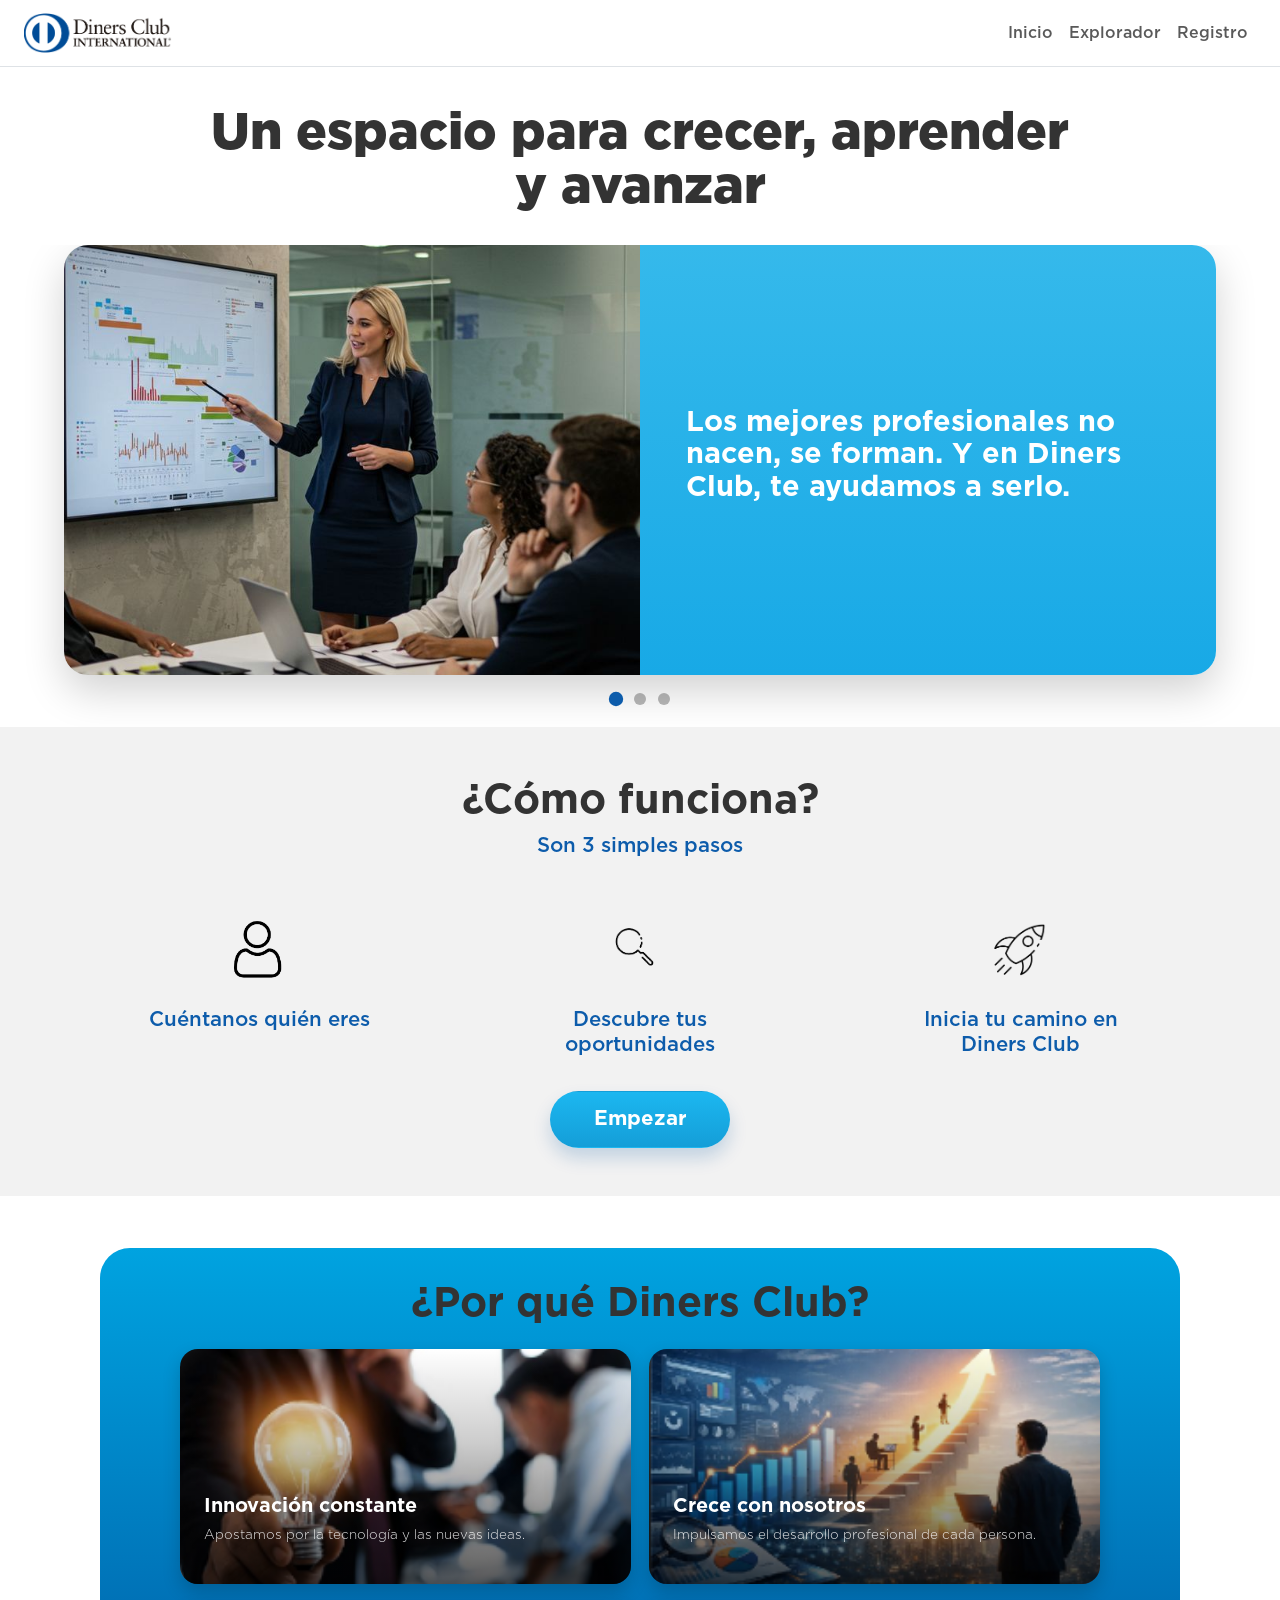
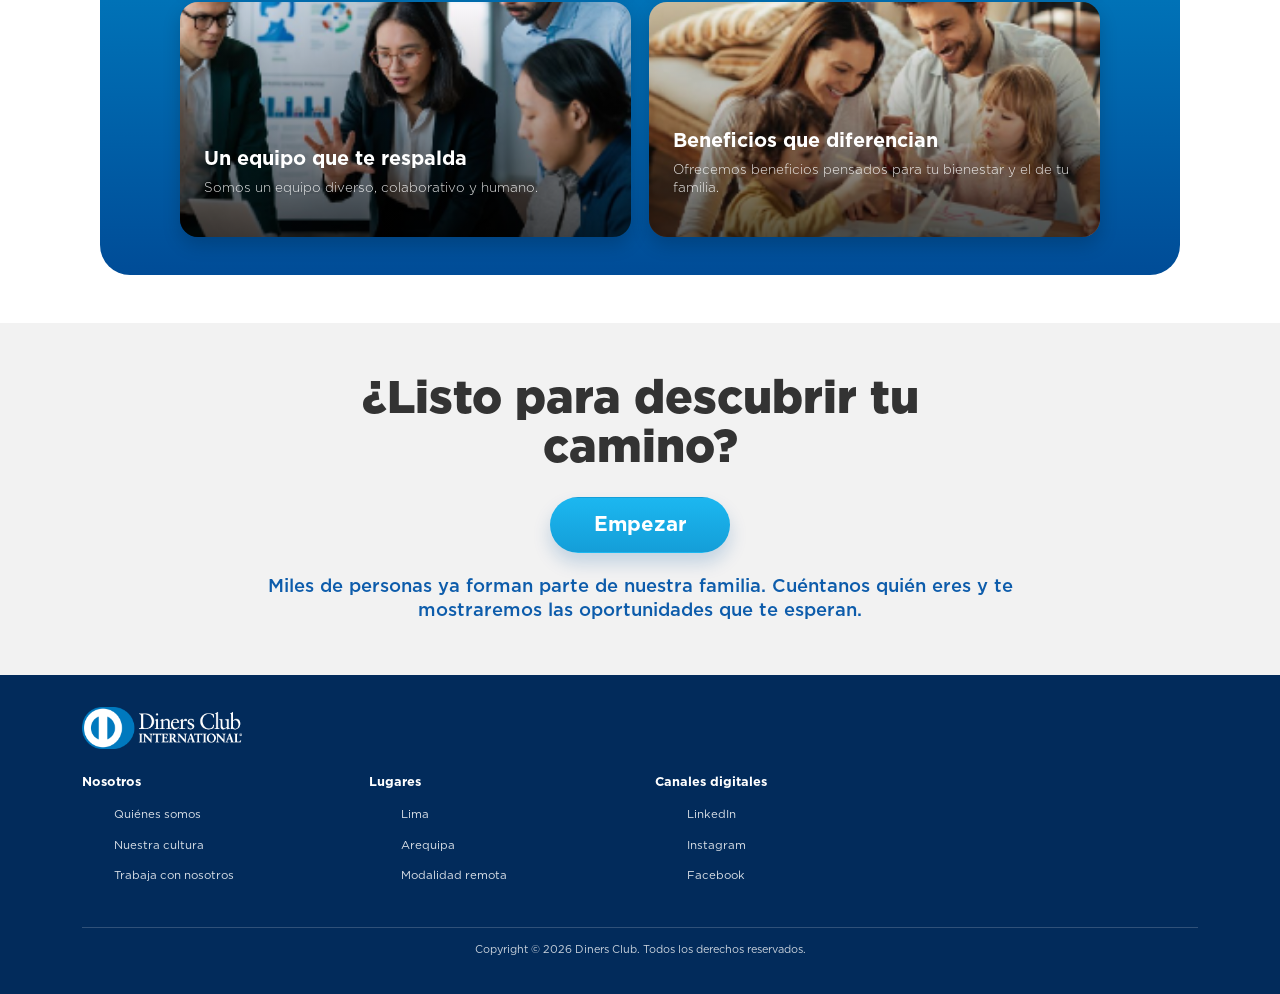
<file: index.html>
<!DOCTYPE html>
<html lang="es">

<head>
  <meta charset="UTF-8" />
  <meta name="viewport" content="width=device-width, initial-scale=1.0" />
  <title>Tu Camino en Diners Club</title>

  <link rel="preconnect" href="https://fonts.googleapis.com" />
  <link rel="preconnect" href="https://fonts.gstatic.com" crossorigin />
  <link href="https://fonts.googleapis.com/css2?family=Anton&family=Roboto:wght@300;400;500;700&display=swap"
    rel="stylesheet" />
  <link href="https://cdn.jsdelivr.net/npm/bootstrap@5.3.8/dist/css/bootstrap.min.css" rel="stylesheet"
    integrity="sha384-sRIl4kxILFvY47J16cr9ZwB07vP4J8+LH7qKQnuqkuIAvNWLzeN8tE5YBujZqJLB" crossorigin="anonymous" />
  <link rel="stylesheet" href="CSS/styles.css" />
  <link rel="stylesheet" href="CSS/index.css" />
  <link rel="stylesheet" href="CSS/fonts.css" />
</head>

<body>

  <!-- NAVBAR -->
  <nav class="navbar navbar-expand-lg navbar-light bg-white border-bottom">
    <div class="container-fluid px-4">
      <a class="navbar-brand" href="index.html" aria-label="Ir al inicio">
        <img src="Imagenes/diners.png" alt="Diners Club" />
      </a>

      <button class="navbar-toggler" type="button" data-bs-toggle="collapse" data-bs-target="#menu"
        aria-controls="menu" aria-expanded="false" aria-label="Abrir menú de navegación">
        <span class="navbar-toggler-icon"></span>
      </button>

      <div class="collapse navbar-collapse" id="menu">
        <ul class="navbar-nav ms-auto">
          <li class="nav-item"><a class="nav-link" href="index.html">Inicio</a></li>
          <li class="nav-item"><a class="nav-link" href="explorar.html">Explorador</a></li>
          <li class="nav-item"><a class="nav-link" href="resgistro.html">Registro</a></li>
        </ul>
      </div>
    </div>
  </nav>

  <main>

    <!-- HERO -->
    <section class="hero" id="explorador">
      <div class="container">
        <div class="hero__top">
          <h1 class="hero__title">Un espacio para crecer, aprender y avanzar</h1>
        </div>

        <!-- CARRUSEL PRINCIPAL MÁS CENTRADO -->
        <div class="carousel carousel--featured" aria-label="Carrusel de mensajes inspiradores">
          <div class="carousel__shell">

           

            <div class="carousel__viewport">
              <div class="carousel__track">

                <!-- Slide 1 -->
                <article class="carousel__slide active">
                  <div class="carousel__content carousel__content--highlight">
                    <div class="carousel__image">
                      <img src="Imagenes/carrusel1-1.jpg" alt="Equipo de trabajo reunido en oficina" />
                    </div>
                    <div class="carousel__text carousel__text--light">
                      <h2>Los mejores profesionales no nacen, se forman. Y en Diners Club, te ayudamos a serlo.</h2>
                    </div>
                  </div>
                </article>

                <!-- Slide 2 -->
                <article class="carousel__slide">
                  <div class="carousel__content carousel__content--highlight">
                    <div class="carousel__image">
                      <img src="Imagenes/carrusel1-2.jpeg" alt="Personas uniendo sus manos en trabajo en equipo" />
                    </div>
                    <div class="carousel__text carousel__text--light">
                      <h2>El éxito no se busca, se construye… y aquí lo hacemos juntos.</h2>
                    </div>
                  </div>
                </article>

                <!-- Slide 3 -->
                <article class="carousel__slide">
                  <div class="carousel__content carousel__content--highlight">
                    <div class="carousel__image">
                      <img src="Imagenes/carrusel1-3.jpeg"
                        alt="Dos profesionales revisando información en una tablet" />
                    </div>
                    <div class="carousel__text carousel__text--light">
                      <h2>El talento abre puertas, pero la actitud las mantiene abiertas.</h2>
                    </div>
                  </div>
                </article>

              </div>
            </div>

           
          </div>

          <div class="carousel__indicators" aria-label="Indicadores del carrusel">
            <button class="carousel__dot active" type="button" aria-label="Ir al slide 1"></button>
            <button class="carousel__dot" type="button" aria-label="Ir al slide 2"></button>
            <button class="carousel__dot" type="button" aria-label="Ir al slide 3"></button>
          </div>
        </div>
      </div>
    </section>


    <section class="steps" id="registro">
      <div class="container">
        <h2 class="section-title">¿Cómo funciona?</h2>
        <p class="section-subtitle">Son 3 simples pasos</p>

        <div class="steps__grid">
          <article class="step-card">
            <div class="step-card__icon">
              <img src="Imagenes/paso1.png" alt="Icono de usuario" />
            </div>
            <p class="step-card__text">Cuéntanos quién eres</p>
          </article>

          <article class="step-card">
            <div class="step-card__icon">
              <img src="Imagenes/paso2.png" alt="Icono de búsqueda" />
            </div>
            <p class="step-card__text">Descubre tus oportunidades</p>
          </article>

          <article class="step-card">
            <div class="step-card__icon">
              <img src="Imagenes/paso3.png" alt="Icono de cohete" />
            </div>
            <p class="step-card__text">Inicia tu camino en Diners Club</p>
          </article>
        </div>

        <div class="steps__cta">
          <a href="ingresoPerfil.html" class="btn btn--primary">Empezar</a>
        </div>
      </div>
    </section>


    <section class="benefits" id="objetivos">
      <div class="container">
        <div class="benefits__panel">
          <div class="benefits__header">
            <h2 class="section-title">¿Por qué Diners Club?</h2>
          </div>


          <div class="benefits__grid benefits__grid--compact">

            <article class="benefit-card benefit-card--small">
              <img src="Imagenes/PQ1.png" alt="Personas trabajando con tecnología" class="benefit-card__image" />
              <div class="benefit-card__overlay">
                <h3>Innovación constante</h3>
                <p>Apostamos por la tecnología y las nuevas ideas.</p>
              </div>
            </article>

            <article class="benefit-card benefit-card--small">
              <img src="Imagenes/PQ2.png" alt="Profesional observando una ciudad" class="benefit-card__image" />
              <div class="benefit-card__overlay">
                <h3>Crece con nosotros</h3>
                <p>Impulsamos el desarrollo profesional de cada persona.</p>
              </div>
            </article>

            <article class="benefit-card benefit-card--small">
              <img src="Imagenes/PQ3.png" alt="Equipo colaborando en oficina" class="benefit-card__image" />
              <div class="benefit-card__overlay">
                <h3>Un equipo que te respalda</h3>
                <p>Somos un equipo diverso, colaborativo y humano.</p>
              </div>
            </article>

            <article class="benefit-card benefit-card--small">
              <img src="Imagenes/PQ4.png" alt="Familia compartiendo un momento juntos" class="benefit-card__image" />
              <div class="benefit-card__overlay">
                <h3>Beneficios que diferencian</h3>
                <p>Ofrecemos beneficios pensados para tu bienestar y el de tu familia.</p>
              </div>
            </article>

          </div>
        </div>
      </div>
    </section>

    <section class="final-cta">
      <div class="container final-cta__container">
        <h2 class="final-cta__title">¿Listo para descubrir tu camino?</h2>

        <a href="ingresoPerfil.html" class="btn btn--primary">Empezar</a>

        <p class="final-cta__text">
          Miles de personas ya forman parte de nuestra familia.
          Cuéntanos quién eres y te mostraremos las oportunidades que te esperan.
        </p>
      </div>
    </section>

  </main>


  <footer class="footer">
    <div class="container footer__container">

      <div class="footer__brand">
        <img src="Imagenes/diners2.png" alt="Logo Diners Club en blanco" class="footer__logo" />
      </div>

      <div class="footer__columns">
        <div class="footer__column">
          <h3>Nosotros</h3>
          <ul>
            <li><a href="#">Quiénes somos</a></li>
            <li><a href="#">Nuestra cultura</a></li>
            <li><a href="#">Trabaja con nosotros</a></li>
          </ul>
        </div>

        <div class="footer__column">
          <h3>Lugares</h3>
          <ul>
            <li><a href="#">Lima</a></li>
            <li><a href="#">Arequipa</a></li>
            <li><a href="#">Modalidad remota</a></li>
          </ul>
        </div>

        <div class="footer__column">
          <h3>Canales digitales</h3>
          <ul>
            <li><a href="#">LinkedIn</a></li>
            <li><a href="#">Instagram</a></li>
            <li><a href="#">Facebook</a></li>
          </ul>
        </div>
     </div>

      <div class="footer__bottom">
        <p>Copyright © 2026 Diners Club. Todos los derechos reservados.</p>
      </div>

    </div>
  </footer>

  <script src="JS/matching.js"></script>
  <script src="JS/vacante.js"></script>
  <script src="JS/index.js"></script>
  <script src="https://cdn.jsdelivr.net/npm/bootstrap@5.3.8/dist/js/bootstrap.bundle.min.js"
    integrity="sha384-FKyoEForCGlyvwx9Hj09JcYn3nv7wiPVlz7YYwJrWVcXK/BmnVDxM+D2scQbITxI"
    crossorigin="anonymous"></script>
</body>

</html>
</file>
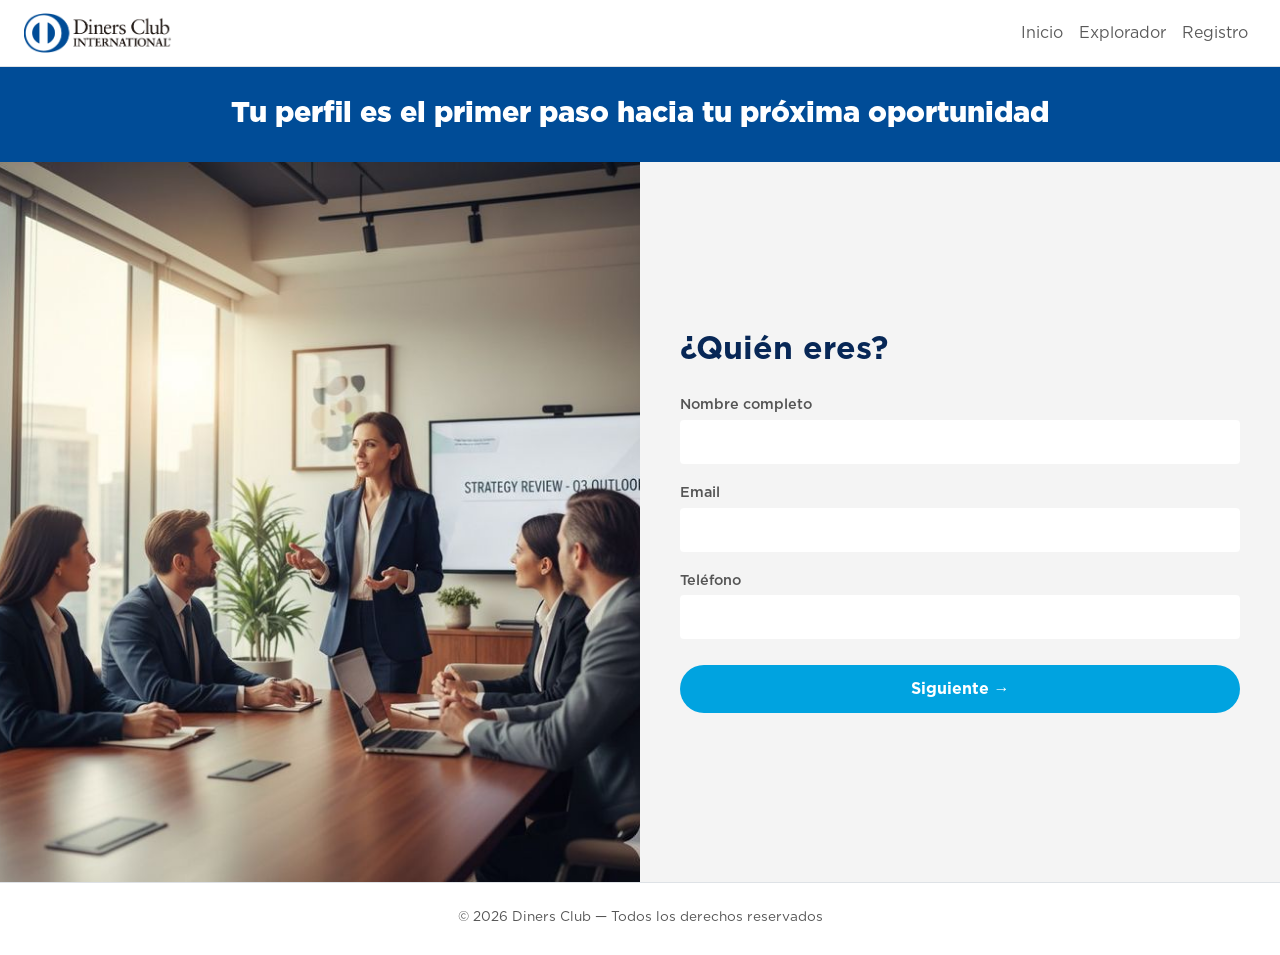
<file: ingresoPerfil.html>
<!DOCTYPE html>
<html lang="es">

<head>
    <meta charset="UTF-8">
    <meta name="viewport" content="width=device-width, initial-scale=1.0">
    <title>Mi Perfil — Tu Camino en Diners</title>
    <link href="https://cdn.jsdelivr.net/npm/bootstrap@5.3.0/dist/css/bootstrap.min.css" rel="stylesheet">
    <link rel="stylesheet" href="CSS/styles.css">
    <link rel="stylesheet" href="CSS/fonts.css">
    <style>

    </style>
</head>

<body>

    <nav class="navbar navbar-expand-lg navbar-light bg-white border-bottom">
    <div class="container-fluid px-4">
      <a class="navbar-brand" href="index.html">
        <img src="Imagenes/diners.png" alt="Diners Club">
      </a>
      <button class="navbar-toggler" type="button" data-bs-toggle="collapse" data-bs-target="#menu">
        <span class="navbar-toggler-icon"></span>
      </button>
      <div class="collapse navbar-collapse" id="menu">
        <ul class="navbar-nav ms-auto">
          <li class="nav-item"><a class="nav-link" href="index.html">Inicio</a></li>
          <li class="nav-item"><a class="nav-link" href="explorar.html">Explorador</a></li>
          <li class="nav-item"><a class="nav-link" href="resgistro.html">Registro</a></li>
        </ul>
      </div>
    </div>
  </nav>


    <div class="frase">
        <h1>Tu perfil es el primer paso hacia tu próxima oportunidad</h1>
    </div>


    <div class="perfil-section">


        <div id="imagen" class="perfil-imagen col-md-6 d-none d-md-block"></div>

        <div class="perfil-formulario col-12 col-md-6">
            <h2 id="titulo"></h2>

            <form id="form-perfil">
                <div id="partes">
                </div>

                <button id="boton" type="button"  class="btn-siguiente" >Siguiente →</button>
            </form>
        </div>

    </div>


    <footer class="py-4 mt-auto border-top">
        <div class="container text-center">
            <p class="mb-1" style="color: #555; font-size: 0.85rem;">© 2026 Diners Club — Todos los derechos
                reservados</p>
        </div>
    </footer>

    <script src="https://cdn.jsdelivr.net/npm/bootstrap@5.3.0/dist/js/bootstrap.bundle.min.js"></script>
    <script src="JS/matching.js"></script>
    <script src="JS/ingresoPerfil.js"></script>
</body>

</html>
</file>
<file: CSS/styles.css>
@font-face {
  font-family: 'Gotham';
  src: url('../Fuentes/Gotham-Light.otf') format('opentype');
  font-weight: 300;
}

@font-face {
  font-family: 'Gotham';
  src: url('../Fuentes/Gotham-Book.otf') format('opentype');
  font-weight: 400;
}

@font-face {
  font-family: 'Gotham';
  src: url('../Fuentes/Gotham-Medium.otf') format('opentype');
  font-weight: 500;
}

@font-face {
  font-family: 'Gotham';
  src: url('../Fuentes/Gotham-Bold.otf') format('opentype');
  font-weight: 700;
}

@font-face {
  font-family: 'Gotham';
  src: url('../Fuentes/Gotham-Black.otf') format('opentype');
  font-weight: 900;
}

.navbar-brand img {
  height: 40px;
  padding: 0;
}


.frase {
  background-color: #004C97;
  color: white;
  text-align: center;
  padding: 30px 20px;
  font-family: var(--font-title);
  font-weight: 700; 
}


h1 {
  font-family: var(--font-title);
  font-size: 1.8rem;
  font-weight: 900; 
  margin: 0;
}

.perfil-section {
  min-height: 80vh;
  display: flex;
  align-items: stretch; 
}


.perfil-imagen {
  background-size: cover;
  background-position: center;
  height: auto;
  min-height: 100%;
  flex: 1; 
}

/* Formulario */
.perfil-formulario {
  background-color: #f4f4f4;
  padding: 40px 40px;
  display: flex;
  flex-direction: column;
  justify-content: center;
  font-family: var(--font-body);
  font-weight: 400; 
}

.perfil-formulario h2 {
  font-family: var(--font-title);
  font-size: 2rem;
  font-weight: 700; 
  color: #072756;
  margin-bottom: 24px;
}

.perfil-formulario label {
  font-family: var(--font-body);
  font-size: 0.9rem;
  font-weight: 500; 
  color: #555;
  margin-bottom: 4px;
}

.perfil-formulario .form-control {
  font-family: var(--font-body);
  font-weight: 400; 
  border: none;
  border-radius: 4px;
  padding: 10px 14px;
  margin-bottom: 16px;
  background: white;
}

.btn-siguiente {
  background-color: #00A3E0;
  color: white;
  border: none;
  border-radius: 50px;
  padding: 12px 40px;
  font-family: var(--font-body);
  font-size: 1rem;
  font-weight: 700; /* Bold */
  width: 100%;
  margin-top: 10px;
  cursor: pointer;
  transition: background 0.3s;
}

.btn-siguiente:hover {
  background-color: #00A3E0;
}


@media (max-width: 768px) {
  .perfil-imagen {
    min-height: 250px;
  }

  .perfil-formulario {
    padding: 30px 20px;
  }

  .hero-banner h1 {
    font-size: 1.3rem;
  }
}

.tag {
  padding: 6px 14px;
  border-radius: 50px;
  border: 1px solid #072756;
  color: #072756;
  cursor: pointer;
  font-family: var(--font-body);
  font-size: 0.85rem;
  font-weight: 500; /* Medium */
  transition: all 0.2s;
  background: white;
}

.habi {
  padding: 10px 8px;
  border-radius: 12px;
  border: 1.5px solid #d0d0d0;
  color: #072756;
  cursor: pointer;
  font-family: var(--font-body);
  font-size: 0.82rem;
  font-weight: 500; /* Medium */
  text-align: center;
  background: white;
  transition: all 0.2s;
  display: flex;
  align-items: center;
  justify-content: center;
  min-height: 44px;
}

.habi:hover {
  border-color: #072756;
}


.habi-seccion {
  margin-bottom: 10px;
  border: 1.5px solid #d0d0d0;
  border-radius: 12px;
  overflow: hidden;
  background: white;
}

.habi-toggle {
  width: 100%;
  background: white;
  border: none;
  padding: 12px 16px;
  display: flex;
  justify-content: space-between;
  align-items: center;
  cursor: pointer;
  font-family: var(--font-body);
  font-size: 0.9rem;
  font-weight: 500;
  color: #072756;
  transition: background 0.2s;
}

.habi-toggle:hover {
  background: #f0f4fa;
}

.habi-arrow {
  font-size: 1rem;
  transition: transform 0.25s ease;
  color: #072756;
}

.habi-grid {
  display: none;
  grid-template-columns: repeat(3, 1fr);
  gap: 8px;
  padding: 12px 14px 14px;
  border-top: 1px solid #e8e8e8;
}

.habi-grid.abierto {
  display: grid;
}
</file>
<file: CSS/index.css>
@font-face {
  font-family: 'Gotham';
  src: url('../Fuentes/Gotham-Light.otf') format('opentype');
  font-weight: 300;
}

@font-face {
  font-family: 'Gotham';
  src: url('../Fuentes/Gotham-Book.otf') format('opentype');
  font-weight: 400;
}

@font-face {
  font-family: 'Gotham';
  src: url('../Fuentes/Gotham-Medium.otf') format('opentype');
  font-weight: 500;
}

@font-face {
  font-family: 'Gotham';
  src: url('../Fuentes/Gotham-Bold.otf') format('opentype');
  font-weight: 700;
}

@font-face {
  font-family: 'Gotham';
  src: url('../Fuentes/Gotham-Black.otf') format('opentype');
  font-weight: 900;
}

:root {
  --color-primary: #0d5cab;
  --color-primary-strong: #004b93;
  --color-accent: #18a9e6;
  --color-accent-soft: #39bced;
  --color-accent-panel: #dff3fb;
  --color-dark: #333333;
  --color-text: #333333;
  --color-light: #f2f2f2;
  --color-white: #ffffff;
  --color-footer: #022b5b;
  --color-shadow: rgba(0, 0, 0, 0.18);

  --font-title: 'Gotham', sans-serif;
  --font-body: 'Gotham', sans-serif;

  --container-width: 1200px;
  --radius-xl: 34px;
  --radius-lg: 24px;
  --radius-md: 18px;
  --radius-sm: 12px;

  --transition: 0.3s ease;
}

* {
  margin: 0;
  padding: 0;
  box-sizing: border-box;
}

html {
  scroll-behavior: smooth;
}

body {
  font-family: var(--font-body);
  font-weight: 400;
  background: var(--color-white);
  color: var(--color-text);
  line-height: 1.4;
  overflow-x: hidden;
}

img {
  max-width: 100%;
  display: block;
}

a {
  text-decoration: none;
  color: inherit;
}

button, input, textarea {
  font: inherit;
}

button {
  border: none;
  background: none;
  cursor: pointer;
}

.container {
  width: min(100% - 32px, var(--container-width));
  margin: 0 auto;
}

/* =========================
   HERO
========================= */
.hero {
  background: var(--color-white);
  padding: 40px 0 0;
}

.hero__top {
  text-align: center;
  margin-bottom: 30px;
}

.hero__title {
  font-family: var(--font-title);
  font-size: clamp(1.92rem, 4vw, 3.6rem);
  line-height: 1.05;
  color: #333333;
  max-width: 860px;
  margin: 0 auto;
}

/* =========================
   CARRUSEL PRINCIPAL
========================= */
.carousel {
  position: relative;
  width: 100%;
  overflow: hidden;
}

.carousel--featured {
  width: 100vw;
  position: relative;
  left: 50%;
  transform: translateX(-50%);
}

.carousel__shell {
  position: relative;
  width: 100%;
  padding: 0 64px;
}

.carousel__viewport {
  overflow: hidden;
  border-radius: var(--radius-lg);
  box-shadow: 0 16px 40px rgba(0, 0, 0, 0.18);
}

.carousel__track {
  display: flex;
  transition: transform 0.6s ease-in-out;
}

.carousel__slide {
  min-width: 100%;
  flex: 0 0 100%;
}

.carousel__content {
  display: grid;
  grid-template-columns: 1fr 1fr;
  min-height: 440px;
}

.carousel__content--highlight {
  min-height: 430px;
}

.carousel__image {
  overflow: hidden;
}

.carousel__image img {
  width: 100%;
  height: 430px;
  object-fit: cover;
}

.carousel__text {
  background: var(--color-white);
  display: flex;
  align-items: center;
  justify-content: center;
  padding: 42px 46px;
}

.carousel__text h2 {
  font-family: var(--font-title);
  font-size: clamp(1.38rem, 2.25vw, 2.36rem);
  line-height: 1.12;
  color: #333333;
  max-width: 500px;
}

.carousel__text--light {
  background: linear-gradient(180deg, #35b9eb 0%, #18a9e6 100%);
}

.carousel__text--light h2 {
  color: var(--color-white);
}

.carousel__btn {
  position: absolute;
  top: 50%;
  transform: translateY(-50%);
  width: 52px;
  height: 52px;
  border-radius: 50%;
  background: rgba(13, 92, 171, 0.92);
  color: var(--color-white);
  display: grid;
  place-items: center;
  font-size: 1.7rem;
  z-index: 5;
  transition: transform var(--transition), background var(--transition), box-shadow var(--transition);
  box-shadow: 0 10px 18px rgba(0, 85, 160, 0.22);
}

.carousel__btn:hover {
  background: var(--color-primary-strong);
  transform: translateY(-50%) scale(1.05);
}

.carousel__btn--prev {
  left: 0;
}

.carousel__btn--next {
  right: 0;
}

.carousel__indicators {
  display: flex;
  justify-content: center;
  gap: 12px;
  padding: 18px 0 22px;
  background: var(--color-white);
}

.carousel__dot {
  width: 12px;
  height: 12px;
  border-radius: 50%;
  background: #b8b8b8;
  transition: background var(--transition), transform var(--transition);
  cursor: pointer;
}

.carousel__dot.active {
  background: var(--color-primary);
  transform: scale(1.2);
}

/* =========================
   TÍTULOS DE SECCIÓN
========================= */
.section-title {
  font-family: var(--font-title);
  font-weight: 700;
  color: #333333;
  text-align: center;
  font-size: clamp(1.76rem, 3.2vw, 3.04rem);
  line-height: 1.05;
  margin-bottom: 10px;
}

.section-subtitle {
  text-align: center;
  font-size: clamp(0.96rem, 1.6vw, 1.44rem);
  color: var(--color-primary);
  font-weight: 500;
  margin-bottom: 34px;
}

/* =========================
   PASOS
========================= */
.steps {
  background: #f2f2f2;
  padding: 52px 0 48px;
}

.steps__grid {
  display: grid;
  grid-template-columns: repeat(3, 1fr);
  gap: 26px;
  margin-bottom: 26px;
}

.step-card {
  text-align: center;
  padding: 8px 10px;
}

.step-card__icon {
  width: 92px;
  height: 92px;
  margin: 0 auto 14px;
  display: grid;
  place-items: center;
}

.step-card__icon img {
  max-width: 82px;
  max-height: 82px;
  object-fit: contain;
}

.step-card__text {
  font-weight: 500;
  color: var(--color-primary);
  font-size: 1.28rem;
  line-height: 1.2;
  max-width: 230px;
  margin: 0 auto;
}

.steps__cta {
  display: flex;
  justify-content: center;
  margin-top: 10px;
}

/* =========================
   BOTONES
========================= */
.btn {
  display: inline-flex;
  align-items: center;
  justify-content: center;
  min-width: 180px;
  min-height: 56px;
  padding: 12px 32px;
  border-radius: 999px;
  font-size: 1.28rem;
  font-weight: 700;
  transition: transform var(--transition), box-shadow var(--transition);
}

.btn--primary {
  background: linear-gradient(180deg, #1cb7f0 0%, #149ed8 100%);
  color: #ffffff;
  box-shadow: 0 10px 18px rgba(0, 85, 160, 0.2);
}

.btn--primary:hover {
  transform: translateY(-2px);
  box-shadow: 0 14px 24px rgba(0, 85, 160, 0.25);
}


.benefits {
  background: var(--color-white);
  padding: 52px 0 48px;
}

.benefits__panel {
  max-width: 1080px;
  margin: 0 auto;
  background: linear-gradient(180deg, #00A3E0 0%, #004C97 100%);
  border-radius: 30px;
  padding: 34px 34px 38px;
}

.benefits__header {
  margin-bottom: 10px;
}

.benefits__grid {
  display: grid;
  grid-template-columns: repeat(2, 1fr);
  gap: 20px;
  margin-top: 24px;
}

.benefits__grid--compact {
  max-width: 920px;
  margin: 24px auto 0;
  gap: 18px;
}

.benefit-card {
  position: relative;
  height: 280px;
  border-radius: var(--radius-md);
  overflow: hidden;
  box-shadow: 0 8px 18px var(--color-shadow);
  transition: transform var(--transition);
}

.benefit-card--small {
  height: 235px;
}

.benefit-card:hover {
  transform: translateY(-4px);
}

.benefit-card__image {
  width: 100%;
  height: 100%;
  object-fit: cover;
  transition: transform 0.5s ease;
}

.benefit-card:hover .benefit-card__image {
  transform: scale(1.04);
}

.benefit-card__overlay {
  position: absolute;
  inset: 0;
  padding: 24px;
  display: flex;
  flex-direction: column;
  justify-content: flex-end;
  background: linear-gradient(
    0deg,
    rgba(0, 0, 0, 0.65) 0%,
    rgba(0, 0, 0, 0.2) 60%,
    transparent 100%
  );
  color: #ffffff;
}

.benefit-card__overlay h3 {
  font-size: 1.44rem;
  font-weight: 700;
  margin-bottom: 8px;
}

.benefit-card--small .benefit-card__overlay h3 {
  font-size: 1.24rem;
}

.benefit-card__overlay p {
  font-size: 0.96rem;
  line-height: 1.3;
  opacity: 0.9;
}

.benefit-card--small .benefit-card__overlay p {
  font-size: 0.84rem;
}

/* =========================
   CTA FINAL
========================= */
.final-cta {
  background: #f2f2f2;
  padding: 52px 0;
}

.final-cta__container {
  text-align: center;
}

.final-cta__title {
  font-family: var(--font-title);
  color: #333333;
  font-size: clamp(1.92rem, 3.6vw, 3.2rem);
  line-height: 1.06;
  max-width: 700px;
  margin: 0 auto 24px;
}

.final-cta .btn {
  margin-bottom: 22px;
}

.final-cta__text {
  color: var(--color-primary);
  font-size: clamp(0.96rem, 1.44vw, 1.36rem);
  line-height: 1.3;
  max-width: 860px;
  margin: 0 auto;
  font-weight: 700;
}

/* =========================
   FOOTER
========================= */
.footer {
  background: var(--color-footer);
  color: #ffffff;
  padding: 32px 0 20px;
}

.footer__container {
  display: flex;
  flex-direction: column;
  gap: 26px;
}

.footer__brand {
  display: flex;
  justify-content: flex-start;
}

.footer__logo {
  width: 160px;
  object-fit: contain;
}

.footer__columns {
  display: grid;
  grid-template-columns: repeat(4, 1fr);
  gap: 30px;
}

.footer__column h3 {
  font-size: 0.8rem;
  font-weight: 700;
  margin-bottom: 12px;
}

.footer__column ul {
  list-style: none;
}

.footer__column li + li {
  margin-top: 8px;
}

.footer__column a {
  color: rgba(255,255,255,0.86);
  font-size: 0.72rem;
  transition: color var(--transition);
}

.footer__column a:hover {
  color: #ffffff;
}

.footer__social {
  display: flex;
  align-items: center;
  gap: 10px;
}

.footer__social a {
  width: 34px;
  height: 34px;
  border-radius: 50%;
  display: grid;
  place-items: center;
  background: rgba(255,255,255,0.08);
}

.footer__social img {
  width: 18px;
  height: 18px;
  object-fit: contain;
}

.footer__bottom {
  border-top: 1px solid rgba(255,255,255,0.18);
  padding-top: 14px;
  text-align: center;
}

.footer__bottom p {
  font-size: 0.68rem;
  color: rgba(255,255,255,0.8);
}

/* =========================
   RESPONSIVE TABLET
========================= */
@media (max-width: 1024px) {
  .carousel--featured {
    width: 100vw;
  }

  .carousel__shell {
    padding: 0 54px;
  }

  .carousel__content {
    grid-template-columns: 1fr 1fr;
    min-height: 390px;
  }

  .carousel__content--highlight {
    min-height: 390px;
  }

  .carousel__image img {
    height: 390px;
  }

  .carousel__text {
    padding: 30px;
  }

  .benefits__panel {
    padding: 28px 24px 30px;
  }

  .benefits__grid--compact {
    max-width: 860px;
  }

  .benefit-card {
    height: 240px;
  }

  .benefit-card--small {
    height: 215px;
  }

  .footer__columns {
    grid-template-columns: repeat(2, 1fr);
  }
}

/* =========================
   RESPONSIVE MÓVIL
========================= */
@media (max-width: 768px) {
  .carousel--featured {
    width: 100vw;
  }

  .carousel__shell {
    padding: 0 42px;
  }

  .carousel__content {
    grid-template-columns: 1fr;
    min-height: auto;
  }

  .carousel__content--highlight {
    min-height: auto;
  }

  .carousel__image {
    height: 260px;
  }

  .carousel__image img {
    height: 260px;
  }

  .carousel__text {
    padding: 24px 20px 30px;
  }

  .carousel__text h2 {
    font-family: var(--font-title);
    font-weight: 700;
  }

  .carousel__btn {
    width: 44px;
    height: 44px;
    font-size: 1.4rem;
  }

  .steps__grid {
    grid-template-columns: 1fr;
    gap: 20px;
  }

  .benefits__panel {
    padding: 24px 16px 24px;
    border-radius: 24px;
  }

  .benefits__grid,
  .benefits__grid--compact {
    grid-template-columns: 1fr;
    max-width: 100%;
  }

  .benefit-card {
    height: 220px;
  }

  .benefit-card--small {
    height: 210px;
  }

  .footer__columns {
    grid-template-columns: 1fr;
    text-align: center;
  }

  .footer__social {
    justify-content: center;
  }

  .footer__brand {
    justify-content: center;
  }
}

/* =========================
   MÓVIL PEQUEÑO
========================= */
@media (max-width: 480px) {
  .carousel__shell {
    padding: 0 34px;
  }

  .carousel__image {
    height: 200px;
  }

  .carousel__image img {
    height: 200px;
  }

  .carousel__text {
    padding: 18px 14px 24px;
  }

  .carousel__btn {
    width: 38px;
    height: 38px;
    font-size: 1.1rem;
  }

  .benefit-card {
    height: 180px;
  }

  .benefit-card--small {
    height: 180px;
  }

  .benefit-card__overlay h3 {
    font-size: 1.04rem;
  }

  .benefit-card--small .benefit-card__overlay h3 {
    font-size: 0.96rem;
  }

  .benefit-card__overlay p {
    font-size: 0.8rem;
  }

  .benefit-card--small .benefit-card__overlay p {
    font-size: 0.76rem;
  }
}

/* =========================
   APLICACIÓN DE TIPOGRAFÍA
========================= */
body {
  font-family: var(--font-body);
  font-weight: 400;
}

.navbar .nav-link {
  font-weight: 500;
}

.hero__title {
  font-family: var(--font-title);
  font-weight: 900;
}

.carousel__text h2 {
  font-family: var(--font-title);
  font-weight: 700;
}

.section-title {
  font-family: var(--font-title);
  font-weight: 700;
}

.section-subtitle {
  font-weight: 500;
}

.step-card__text {
  font-weight: 500;
}

.benefit-card__overlay h3 {
  font-weight: 700;
}

.benefit-card__overlay p {
  font-weight: 300;
}

.btn {
  font-weight: 700;
}

.final-cta__title {
  font-family: var(--font-title);
  font-weight: 900;
}

.final-cta__text {
  font-weight: 500;
}

.footer__column h3 {
  font-weight: 700;
}

.footer__column a {
  font-weight: 400;
}
</file>
<file: CSS/fonts.css>
@font-face {
  font-family: 'Gotham';
  src: url('../Fuentes/Gotham-Light.otf') format('opentype');
  font-weight: 300;
}
@font-face {
  font-family: 'Gotham';
  src: url('../Fuentes/Gotham-Book.otf') format('opentype');
  font-weight: 400;
}
@font-face {
  font-family: 'Gotham';
  src: url('../Fuentes/Gotham-Medium.otf') format('opentype');
  font-weight: 500;
}
@font-face {
  font-family: 'Gotham';
  src: url('../Fuentes/Gotham-Bold.otf') format('opentype');
  font-weight: 700;
}
@font-face {
  font-family: 'Gotham';
  src: url('../Fuentes/Gotham-Black.otf') format('opentype');
  font-weight: 900;
}

:root {
  --font-title: 'Gotham', sans-serif;
  --font-body:  'Gotham', sans-serif;
}

body {
  font-family: var(--font-body);
}
</file>
